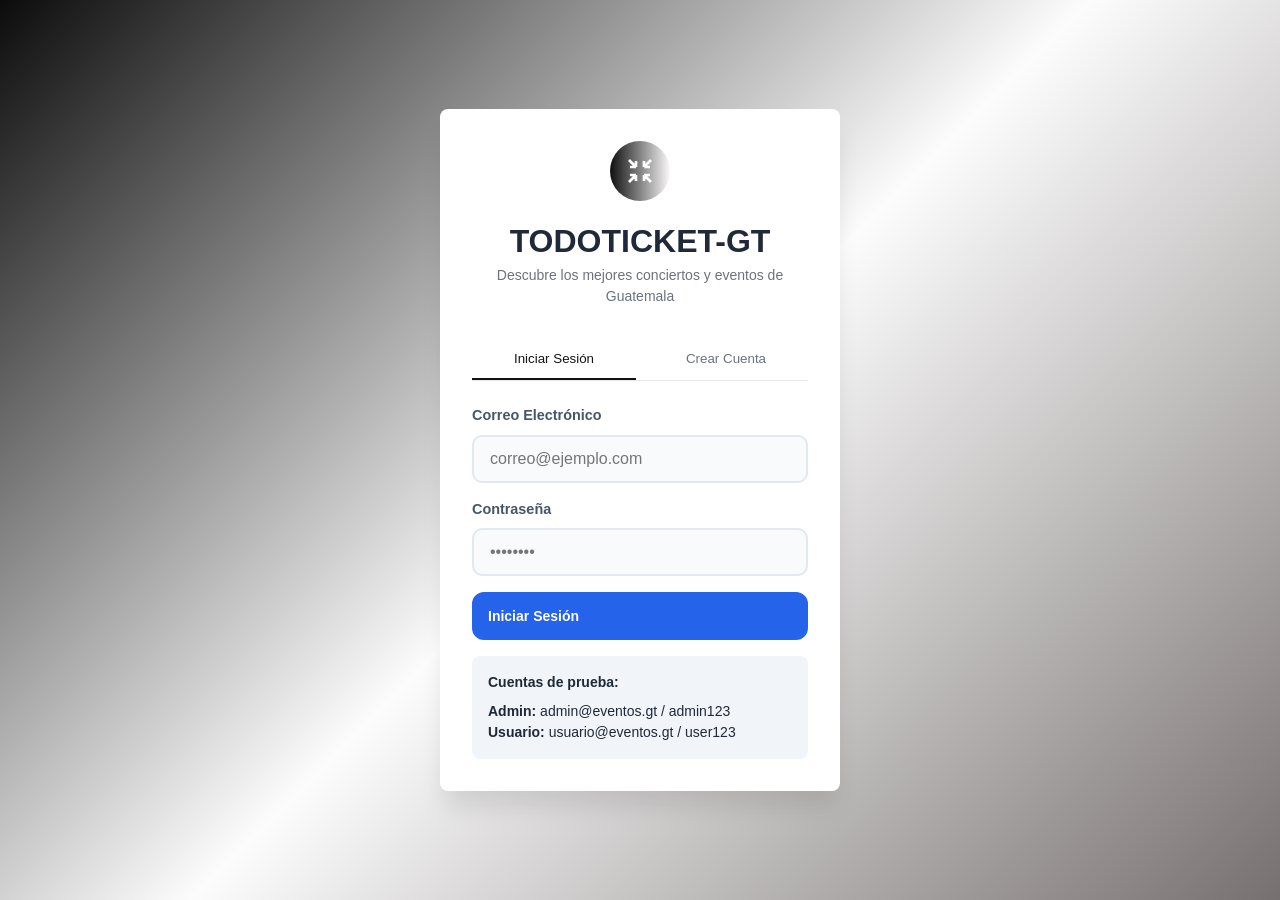
<file: index.html>
<!DOCTYPE html>
<html lang="es">
<head>
  <meta charset="UTF-8">
  <meta name="viewport" content="width=device-width, initial-scale=1.0">
  <title>Login - TODOTICKET-GT</title>
  <link rel="stylesheet" href="styles.css">
</head>
<body>
  <div class="login-page">
    <div class="login-card">
      <div class="login-header">
        <div class="login-icon">
          <svg width="32" height="32" viewBox="0 0 24 24" fill="none" stroke="currentColor" stroke-width="2" style="color: white;">
            <path d="M9 9V4.5M9 9H4.5M9 9L3.75 3.75M9 15v4.5M9 15H4.5M9 15l-5.25 5.25M15 9h4.5M15 9V4.5M15 9l5.25-5.25M15 15h4.5M15 15v4.5m0-4.5l5.25 5.25"/>
          </svg>
        </div>
        <h1>TODOTICKET-GT</h1>
        <p style="color: #6b7280; font-size: 0.875rem;">Descubre los mejores conciertos y eventos de Guatemala</p>
      </div>

      <div class="login-tabs">
        <button class="tab active" onclick="switchTab('login')">Iniciar Sesión</button>
        <button class="tab" onclick="switchTab('register')">Crear Cuenta</button>
      </div>

      <!-- Login Form -->
      <form id="loginForm" onsubmit="handleLogin(event)">
        <div class="form-group">
          <label for="loginEmail">Correo Electrónico</label>
          <input type="email" id="loginEmail" class="input" placeholder="correo@ejemplo.com" required>
        </div>
        <div class="form-group">
          <label for="loginPassword">Contraseña</label>
          <input type="password" id="loginPassword" class="input" placeholder="••••••••" required>
        </div>
        <button type="submit" class="btn btn-primary btn-full">Iniciar Sesión</button>
        
        <div class="info-box">
          <p style="font-weight: 600; margin-bottom: 0.5rem;">Cuentas de prueba:</p>
          <p><strong>Admin:</strong> admin@eventos.gt / admin123</p>
          <p><strong>Usuario:</strong> usuario@eventos.gt / user123</p>
        </div>
      </form>

      <!-- Register Form -->
      <form id="registerForm" class="hidden" onsubmit="handleRegister(event)">
        <div class="form-group">
          <label for="registerName">Nombre Completo</label>
          <input type="text" id="registerName" class="input" placeholder="Juan Pérez" required>
        </div>
        <div class="form-group">
          <label for="registerEmail">Correo Electrónico</label>
          <input type="email" id="registerEmail" class="input" placeholder="correo@ejemplo.com" required>
        </div>
        <div class="form-group">
          <label for="registerPassword">Contraseña</label>
          <input type="password" id="registerPassword" class="input" placeholder="••••••••" required>
        </div>
        <button type="submit" class="btn btn-primary btn-full">Crear Cuenta</button>
      </form>
    </div>
  </div>

  <script src="auth.js"></script>
</body>
</html>
</file>
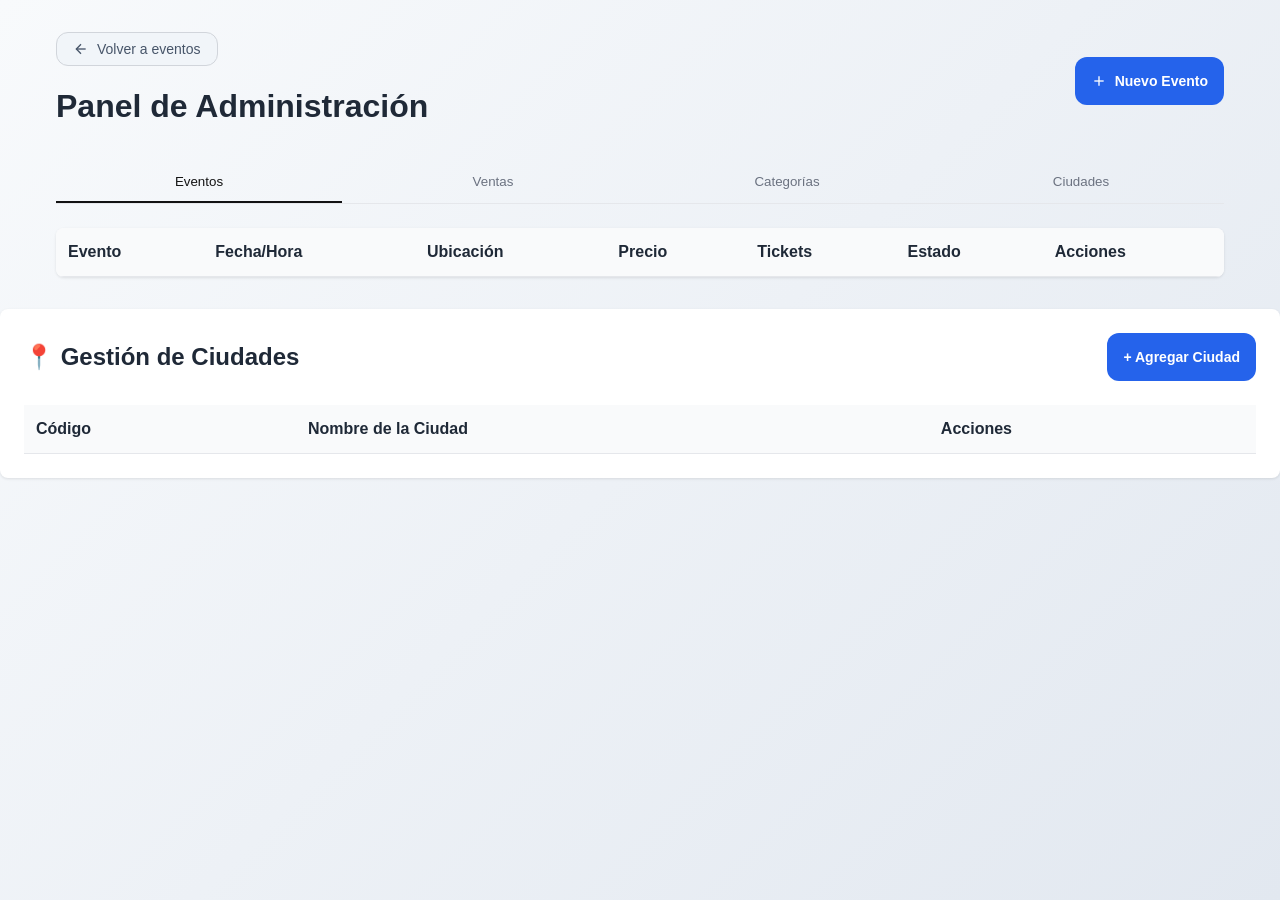
<file: admin.html>
<!DOCTYPE html>
<html lang="es">
<head>
  <meta charset="UTF-8">
  <meta name="viewport" content="width=device-width, initial-scale=1.0">
  <title>Panel Admin - TODOTICKET-GT</title>
  <link rel="stylesheet" href="styles.css">
</head>
<body class="admin-page">
  <div class="container">
    <div class="admin-header">
      <div>
        <button class="btn btn-secondary" onclick="window.location.href='events.html'" style="margin-bottom: 1rem;">
          <svg width="16" height="16" viewBox="0 0 24 24" fill="none" stroke="currentColor" stroke-width="2">
            <line x1="19" y1="12" x2="5" y2="12"/>
            <polyline points="12 19 5 12 12 5"/>
          </svg>
          Volver a eventos
        </button>
        <h1>Panel de Administración</h1>
      </div>
      <button class="btn btn-primary" onclick="openAddModal()">
        <svg width="16" height="16" viewBox="0 0 24 24" fill="none" stroke="currentColor" stroke-width="2">
          <line x1="12" y1="5" x2="12" y2="19"/>
          <line x1="5" y1="12" x2="19" y2="12"/>
        </svg>
        Nuevo Evento
      </button>
    </div>

    <div class="tabs">
      <button class="tab active" onclick="switchTab('events')">Eventos</button>
      <button class="tab" onclick="switchTab('sales')">Ventas</button>
      <button class="tab" onclick="switchTab('categories')">Categorías</button>
      <button class="tab" onclick="switchTab('cities')">Ciudades</button>
    </div>

    <div id="eventsTab" class="tab-content active">
      <div class="card">
        <div style="overflow-x: auto;">
          <table class="table">
            <thead>
              <tr>
                <th>Evento</th>
                <th>Fecha/Hora</th>
                <th>Ubicación</th>
                <th>Precio</th>
                <th>Tickets</th>
                <th>Estado</th>
                <th>Acciones</th>
              </tr>
            </thead>
            <tbody id="eventsTableBody"></tbody>
          </table>
        </div>
      </div>
    </div>

    <div id="salesTab" class="tab-content">
      <div class="card">
        <div style="padding: 1.5rem; border-bottom: 1px solid #e5e7eb; display: flex; justify-content: space-between; align-items: center;">
          <h3 style="font-size: 1.25rem; font-weight: 600;">Reporte de Ventas</h3>
          <div id="totalSales" style="font-weight: 700; color: #121213; font-size: 1.25rem;"></div>
        </div>
        <div style="overflow-x: auto;">
          <table class="table">
            <thead>
              <tr>
                <th>ID Venta</th>
                <th>Evento</th>
                <th>Cliente</th>
                <th>Cant.</th>
                <th>Total</th>
                <th>Fecha</th>
              </tr>
            </thead>
            <tbody id="salesTableBody"></tbody>
          </table>
        </div>
      </div>
    </div>

    <div id="categoriesTab" class="tab-content">
      <div class="card">
        <div style="padding: 1.5rem;">
          <div style="display: flex; justify-content: space-between; align-items: center; margin-bottom: 1rem;">
            <h3 style="font-size: 1.25rem; font-weight: 600;">Gestión de Categorías</h3>
            <button class="btn btn-primary" onclick="addCategoryPrompt()">+ Nueva Categoría</button>
          </div>
          <table class="table">
            <thead><tr><th>Nombre</th><th>Acciones</th></tr></thead>
            <tbody id="categoriesTableBody"></tbody>
          </table>
        </div>
      </div>
    </div>

    <div id="citiesTab" class="tab-content">
      <div class="card">
        <div style="padding: 1.5rem;">
          <div style="display: flex; justify-content: space-between; align-items: center; margin-bottom: 1rem;">
            <h3 style="font-size: 1.25rem; font-weight: 600;">Gestión de Ciudades</h3>
            <button class="btn btn-primary" onclick="addCityPrompt()">+ Nueva Ciudad</button>
          </div>
          <table class="table">
            <thead><tr><th>Nombre de Ciudad</th><th>Acciones</th></tr></thead>
            <tbody id="citiesTableBody"></tbody>
          </table>
        </div>
      </div>
    </div>
  </div>

  <div id="addModal" class="modal">
    <div class="modal-content">
      <h2>Nuevo Evento</h2>
      <form id="addEventForm" onsubmit="handleAddEvent(event)">
        <div class="form-group"><label>Nombre</label><input type="text" id="addName" class="input" required></div>
        <div class="form-group"><label>Descripción</label><textarea id="addDescription" class="input" rows="2" required></textarea></div>
        <div class="form-grid">
          <div class="form-group"><label>Fecha</label><input type="date" id="addDate" class="input" required></div>
          <div class="form-group"><label>Hora</label><input type="time" id="addTime" class="input" required></div>
        </div>
        <div class="form-grid">
          <div class="form-group"><label>Ciudad</label><select id="addCity" class="select" required></select></div>
          <div class="form-group"><label>Categoría</label><select id="addCategory" class="select" required></select></div>
        </div>
        <div class="form-grid">
          <div class="form-group"><label>Precio (Q)</label><input type="number" id="addPrice" class="input" step="0.01" required></div>
          <div class="form-group"><label>Tickets</label><input type="number" id="addTickets" class="input" required></div>
        </div>
        <div class="form-group"><label>URL Imagen</label><input type="url" id="addImageUrl" class="input" required></div>
        <div style="display: flex; gap: 1rem;">
          <button type="submit" class="btn btn-primary" style="flex: 1;">Crear</button>
          <button type="button" class="btn btn-secondary" onclick="closeAddModal()" style="flex: 1;">Cancelar</button>
        </div>
      </form>
    </div>
  </div>

  <div id="editModal" class="modal">
    <div class="modal-content">
      <h2>Editar Evento</h2>
      <form id="editEventForm" onsubmit="handleUpdateEvent(event)">
        <div class="form-group"><label>Nombre</label><input type="text" id="editName" class="input" required></div>
        <div class="form-group"><label>Descripción</label><textarea id="editDescription" class="input" rows="2" required></textarea></div>
        <div class="form-grid">
          <div class="form-group"><label>Fecha</label><input type="date" id="editDate" class="input" required></div>
          <div class="form-group"><label>Hora</label><input type="time" id="editTime" class="input" required></div>
        </div>
        <div class="form-grid">
          <div class="form-group"><label>Ciudad</label><select id="editCity" class="select" required></select></div>
          <div class="form-group"><label>Categoría</label><select id="editCategory" class="select" required></select></div>
        </div>
        <div class="form-grid">
          <div class="form-group"><label>Precio (Q)</label><input type="number" id="editPrice" class="input" step="0.01" required></div>
          <div class="form-group"><label>Tickets</label><input type="number" id="editTickets" class="input" required></div>
        </div>
        <div class="form-group"><label>URL Imagen</label><input type="url" id="editImageUrl" class="input" required></div>
        <div style="display: flex; gap: 1rem;">
          <button type="submit" class="btn btn-primary" style="flex: 1;">Guardar</button>
          <button type="button" class="btn btn-secondary" onclick="closeEditModal()" style="flex: 1;">Cancelar</button>
        </div>
      </form>
    </div>
  </div>

  <script src="admin.js"></script>

  <section class="card" style="margin-top: 2rem; padding: 1.5rem;">
    <div style="display: flex; justify-content: space-between; align-items: center; margin-bottom: 1.5rem;">
        <h2>📍 Gestión de Ciudades</h2>
        <button class="btn btn-primary" onclick="openCityModal()">+ Agregar Ciudad</button>
    </div>
    
    <table class="table">
        <thead>
            <tr>
                <th>Código</th>
                <th>Nombre de la Ciudad</th>
                <th>Acciones</th>
            </tr>
        </thead>
        <tbody id="cityTableBody">
            </tbody>
    </table>
</section>

<div id="cityModal" class="modal">
    <div class="modal-content">
        <h3 id="cityModalTitle">Agregar Ciudad</h3>
        <form id="cityForm" onsubmit="handleCitySubmit(event)">
            <input type="hidden" id="editingCityId">
            <div class="form-group">
                <label>Código (ej: GUA-01)</label>
                <input type="text" id="cityCode" class="input" required>
            </div>
            <div class="form-group">
                <label>Nombre de la Ciudad</label>
                <input type="text" id="cityName" class="input" required>
            </div>
            <div style="display: flex; gap: 1rem; margin-top: 1rem;">
                <button type="submit" class="btn btn-primary" style="flex: 1;">Guardar</button>
                <button type="button" class="btn btn-secondary" onclick="closeCityModal()" style="flex: 1;">Cancelar</button>
            </div>
        </form>
    </div>
</div>
</body>
</html>
</file>
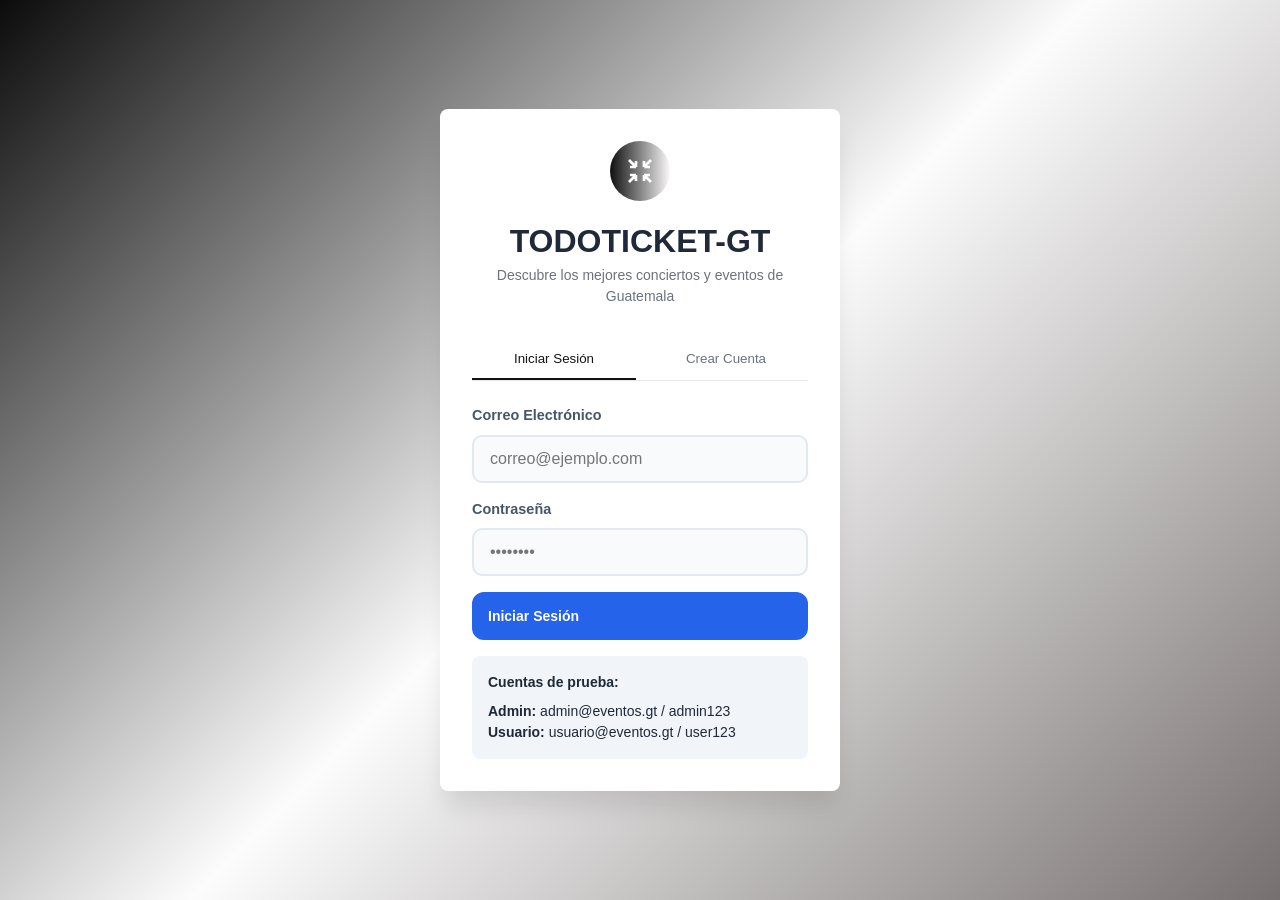
<file: cart.html>
<!DOCTYPE html>
<html lang="es">
<head>
  <meta charset="UTF-8">
  <meta name="viewport" content="width=device-width, initial-scale=1.0">
  <title>Carrito - TODOTICKET-GT</title>
  <link rel="stylesheet" href="styles.css">
  
</head>
<body class="cart-page">
  <div class="container">
    <button class="btn btn-secondary" onclick="window.location.href='events.html'" style="margin-bottom: 1.5rem;">
      <svg width="16" height="16" viewBox="0 0 24 24" fill="none" stroke="currentColor" stroke-width="2">
        <line x1="19" y1="12" x2="5" y2="12"/><polyline points="12 19 5 12 12 5"/>
      </svg>
      Volver a eventos
    </button>

    <div class="card">
      <div style="padding: 1.5rem; border-bottom: 1px solid #e5e7eb;">
        <h2 style="font-size: 1.5rem; font-weight: 700;">Tu Carrito</h2>
        <p id="itemCount" style="color: #6b7280; font-size: 0.875rem;"></p>
      </div>
      
      <div id="cartItems" style="padding: 1.5rem;"></div>

      <div id="emptyCart" class="hidden" style="padding: 4rem 2rem; text-align: center;">
        <p style="color: #6b7280; margin-bottom: 1.5rem;">Tu carrito está vacío</p>
        <button class="btn btn-primary" onclick="window.location.href='events.html'">Explorar Eventos</button>
      </div>

      <div id="cartSummary" class="cart-summary hidden">
        <div style="display: flex; justify-content: space-between; margin-bottom: 1rem;">
          <span style="color: #6b7280;">Subtotal</span>
          <span id="subtotal" style="font-weight: 600;">Q0.00</span>
        </div>
        <div style="display: flex; justify-content: space-between; margin-bottom: 1.5rem; font-size: 1.25rem; font-weight: 700;">
          <span>Total</span>
          <span id="total" style="color: #141414;">Q0.00</span>
        </div>
        <button class="btn btn-primary btn-full" onclick="openPaymentModal()">Finalizar Compra</button>
      </div>
    </div>
  </div>

  <div id="paymentModal" class="payment-modal">
    <div class="payment-card">
      <div id="paymentLoading" class="loading-overlay">
        <div class="spinner"></div>
        <p style="margin-top: 1rem; font-weight: 600; color: #4b5563;">Procesando pago...</p>
      </div>

      <h2 style="margin-bottom: 1.5rem; text-align: center;">Información de Pago</h2>
      
      <div class="credit-card-visual">
        <div style="font-size: 0.75rem; opacity: 0.8; margin-bottom: 0.5rem;">Número de Tarjeta</div>
        <div id="cardNumDisplay" style="font-size: 1.25rem; letter-spacing: 2px; margin-bottom: 1rem;">**** **** **** ****</div>
        <div style="display: flex; justify-content: space-between;">
          <div>
            <div style="font-size: 0.6rem; opacity: 0.8;">Titular</div>
            <div id="cardNameDisplay" style="font-size: 0.9rem; text-transform: uppercase;">NOMBRE COMPLETO</div>
          </div>
          <div>
            <div style="font-size: 0.6rem; opacity: 0.8;">Expira</div>
            <div id="cardExpDisplay" style="font-size: 0.9rem;">MM/AA</div>
          </div>
        </div>
      </div>

      <form id="paymentForm" onsubmit="processPayment(event)">
        <div class="form-group" style="margin-bottom: 1rem;">
          <label>Nombre en la Tarjeta</label>
          <input type="text" id="cardName" class="input" placeholder="Juan Perez" required oninput="updateCardVisual()">
        </div>
        <div class="form-group" style="margin-bottom: 1rem;">
          <label>Número de Tarjeta</label>
          <input type="text" id="cardNum" class="input" maxlength="12" placeholder="1234 5678 12" required oninput="updateCardVisual()">
        </div>
        <div class="form-row">
          <div class="form-group"><label>Expiración</label><input type="text" id="cardExp" class="input" placeholder="MM/AA" maxlength="5" required oninput="updateCardVisual()"></div>
          <div class="form-group"><label>CVV</label><input type="password" id="cardCvv" class="input" maxlength="3" placeholder="123" required></div>
        </div>

        <hr style="margin: 1.5rem 0; border: 0; border-top: 1px solid #e5e7eb;">
        <h3 style="font-size: 1rem; margin-bottom: 1rem;">Dirección de Facturación</h3>
        
        <div class="form-group" style="margin-bottom: 1rem;"><label>Dirección</label><input type="text" id="address" class="input" required></div>
        <div class="form-row">
          <div class="form-group"><label>Ciudad</label><input type="text" id="payCity" class="input" required></div>
          <div class="form-group"><label>Departamento</label><input type="text" id="payDept" class="input" required></div>
        </div>
        <div class="form-group" style="margin-bottom: 1.5rem;"><label>Código Postal</label><input type="text" id="zip" class="input" required></div>

        <div style="display: flex; gap: 1rem;">
          <button type="submit" class="btn btn-primary" style="flex: 2;">Pagar Ahora</button>
          <button type="button" class="btn btn-secondary" onclick="closePaymentModal()" style="flex: 1;">Cancelar</button>
        </div>
      </form>
    </div>
  </div>

  <script src="cart.js"></script>
</body>
</html>
</file>
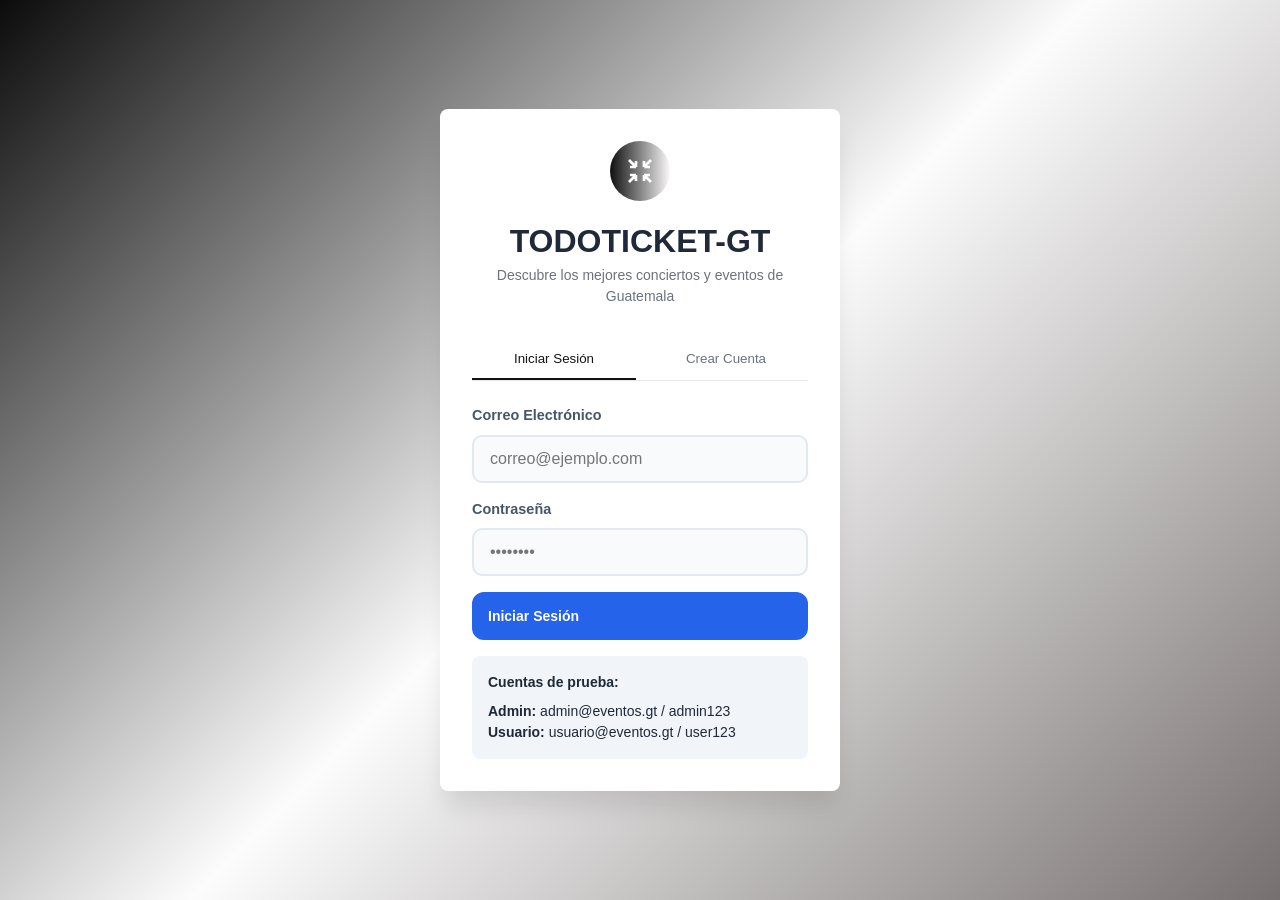
<file: event-detail.html>
<!DOCTYPE html>
<html lang="es">
<head>
  <meta charset="UTF-8">
  <meta name="viewport" content="width=device-width, initial-scale=1.0">
  <title>Detalle del Evento - TODOTICKET-GT</title>
  <link rel="stylesheet" href="styles.css">
</head>
<body class="detail-page">
  <div class="container">
    <button class="btn btn-secondary" onclick="window.location.href='events.html'" style="margin-bottom: 1.5rem;">
      <svg width="16" height="16" viewBox="0 0 24 24" fill="none" stroke="currentColor" stroke-width="2">
        <line x1="19" y1="12" x2="5" y2="12"/>
        <polyline points="12 19 5 12 12 5"/>
      </svg>
      Volver a eventos
    </button>

    <div id="eventDetail"></div>
  </div>

  <script src="event-detail.js"></script>
</body>
</html>
</file>
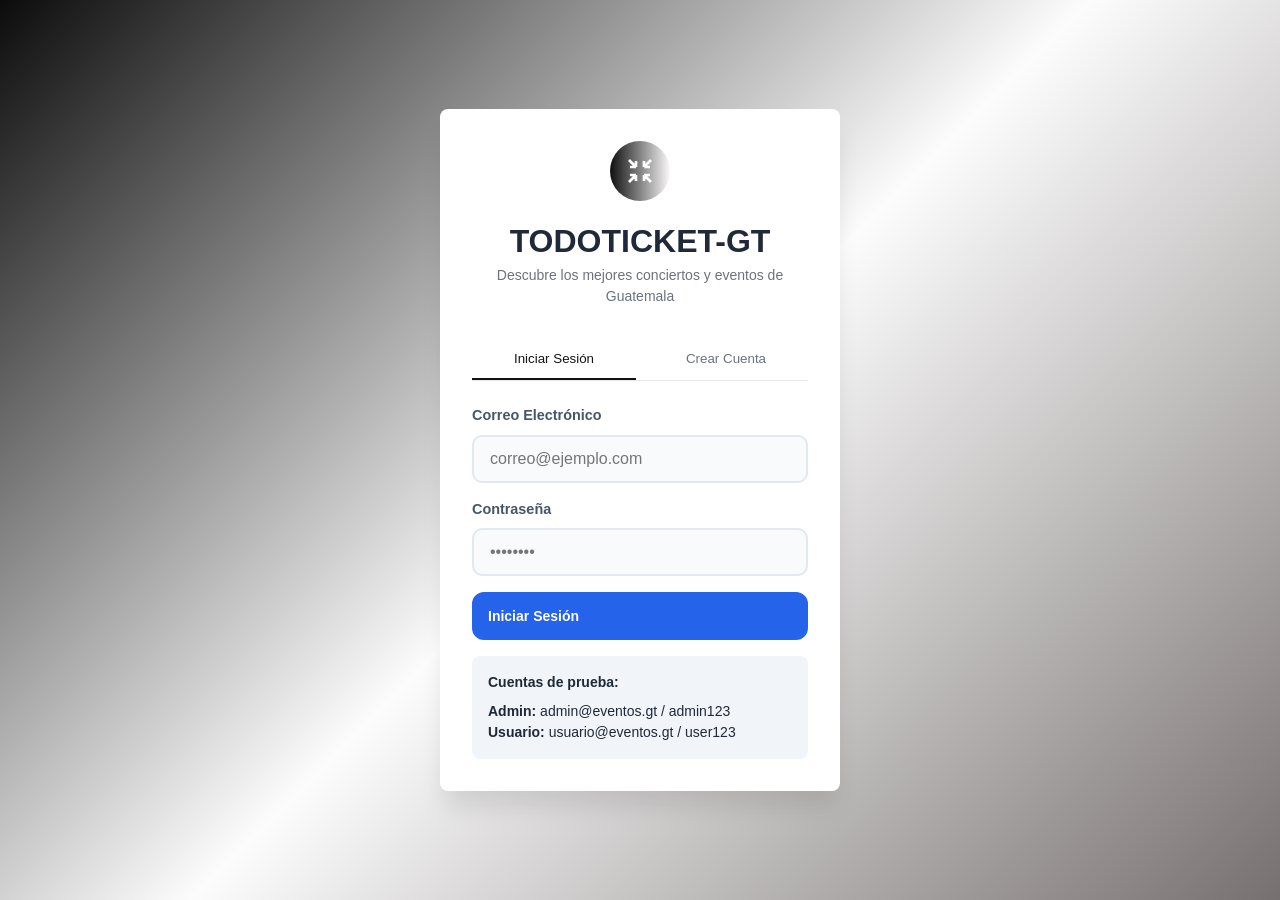
<file: events.html>
<!DOCTYPE html>
<html lang="es">
<head>
  <meta charset="UTF-8">
  <meta name="viewport" content="width=device-width, initial-scale=1.0">
  <title>Eventos - TODOTICKET-GT</title>
  <link rel="stylesheet" href="styles.css">
</head>
<body class="events-page">
  <!-- Header -->
  <header class="header">
    <div class="container header-content">
      <div class="logo">
        <div class="logo-icon">
          <svg width="24" height="24" viewBox="0 0 24 24" fill="none" stroke="currentColor" stroke-width="2">
            <rect x="2" y="3" width="20" height="14" rx="2" ry="2"/>
            <line x1="8" y1="21" x2="16" y2="21"/>
            <line x1="12" y1="17" x2="12" y2="21"/>
          </svg>
        </div>
        <h1>Eventos Guatemala</h1>
      </div>
      <div class="header-actions">
        <div class="user-info">
          <svg width="16" height="16" viewBox="0 0 24 24" fill="none" stroke="currentColor" stroke-width="2">
            <path d="M20 21v-2a4 4 0 0 0-4-4H8a4 4 0 0 0-4 4v2"/>
            <circle cx="12" cy="7" r="4"/>
          </svg>
          <span id="userName"></span>
          <span id="userBadge"></span>
        </div>
        <button id="adminBtn" class="btn btn-secondary hidden" onclick="window.location.href='admin.html'">
          Panel Admin
        </button>
        <button class="btn btn-secondary" onclick="window.location.href='cart.html'">
          <svg width="16" height="16" viewBox="0 0 24 24" fill="none" stroke="currentColor" stroke-width="2">
            <circle cx="9" cy="21" r="1"/>
            <circle cx="20" cy="21" r="1"/>
            <path d="M1 1h4l2.68 13.39a2 2 0 0 0 2 1.61h9.72a2 2 0 0 0 2-1.61L23 6H6"/>
          </svg>
          Carrito (<span id="cartCount">0</span>)
        </button>
        <button class="btn btn-secondary" onclick="handleLogout()">
          <svg width="16" height="16" viewBox="0 0 24 24" fill="none" stroke="currentColor" stroke-width="2">
            <path d="M9 21H5a2 2 0 0 1-2-2V5a2 2 0 0 1 2-2h4"/>
            <polyline points="16 17 21 12 16 7"/>
            <line x1="21" y1="12" x2="9" y2="12"/>
          </svg>
          Salir
        </button>
      </div>
    </div>
  </header>

  <!-- Filters -->
  <div class="filters">
    <div class="container">
      <div class="filters-grid">
        <div class="search-input">
          <svg class="search-icon" width="16" height="16" viewBox="0 0 24 24" fill="none" stroke="currentColor" stroke-width="2">
            <circle cx="11" cy="11" r="8"/>
            <path d="m21 21-4.35-4.35"/>
          </svg>
          <input type="text" id="searchInput" class="input" placeholder="Buscar eventos..." oninput="filterEvents()">
        </div>
        <select id="cityFilter" class="select" onchange="filterEvents()">
          <option value="Todas">Todas las ciudades</option>
        </select>
        <select id="categoryFilter" class="select" onchange="filterEvents()">
          <option value="Todas">Todas las categorías</option>
        </select>
      </div>
    </div>
  </div>

  <!-- Events Grid -->
  <div class="container">
    <p id="eventCount" style="margin: 1rem 0; color: #6b7280; font-size: 0.875rem;"></p>
    <div id="eventsGrid" class="events-grid"></div>
    <div id="noEvents" class="empty-state hidden">
      <p style="color: #6b7280;">No se encontraron eventos con los filtros seleccionados</p>
    </div>
  </div>

  <script src="events.js"></script>
</body>
</html>
</file>
<file: styles.css>
* {
  margin: 0;
  padding: 0;
  box-sizing: border-box;
}

body {
  font-family: -apple-system, BlinkMacSystemFont, 'Segoe UI', 'Roboto', 'Oxygen', 'Ubuntu', 'Cantarell', 'Fira Sans', 'Droid Sans', 'Helvetica Neue', sans-serif;
  -webkit-font-smoothing: antialiased;
  -moz-osx-font-smoothing: grayscale;
  line-height: 1.5;
  color: #1f2937;
}

/* Utility Classes */
.container {
  max-width: 1200px;
  margin: 0 auto;
  padding: 0 1rem;
}

.btn {
  padding: 0.5rem 1rem;
  border: none;
  border-radius: 0.375rem;
  font-size: 0.875rem;
  font-weight: 500;
  cursor: pointer;
  transition: all 0.2s;
  display: inline-flex;
  align-items: center;
  gap: 0.5rem;
}

.btn-primary {
  background: linear-gradient(to right, #0f0f0f, #6d5f65);
  color: white;
}

.btn-primary:hover {
  opacity: 0.9;
  transform: translateY(-1px);
}

.btn-secondary {
  background: white;
  color: #55595e;
  border: 1px solid #d1d5db;
}

.btn-secondary:hover {
  background: #f9fafb;
}

.btn-danger {
  background: #0f0f0f;
  color: white;
}

.btn-danger:hover {
  background: #0f0f0f;
}

.btn-full {
  width: 100%;
}

.input {
  width: 100%;
  padding: 0.5rem 0.75rem;
  border: 1px solid #d1d5db;
  border-radius: 0.375rem;
  font-size: 0.875rem;
}

.input:focus {
  outline: none;
  border-color: #0f0f0f;
  box-shadow: 0 0 0 3px rgba(147, 51, 234, 0.1);
}

.select {
  width: 100%;
  padding: 0.5rem 0.75rem;
  border: 1px solid #d1d5db;
  border-radius: 0.375rem;
  font-size: 0.875rem;
  background: white;
  cursor: pointer;
}

.textarea {
  width: 100%;
  padding: 0.5rem 0.75rem;
  border: 1px solid #d1d5db;
  border-radius: 0.375rem;
  font-size: 0.875rem;
  font-family: inherit;
  resize: vertical;
}

.card {
  background: white;
  border-radius: 0.5rem;
  box-shadow: 0 1px 3px 0 rgba(0, 0, 0, 0.1);
  overflow: hidden;
}

.badge {
  display: inline-block;
  padding: 0.25rem 0.75rem;
  border-radius: 9999px;
  font-size: 0.75rem;
  font-weight: 600;
}

.badge-purple {
  background: #0f0f0f;
  color: white;
}

.badge-red {
  background: #0f0f0f;
  color: white;
}

.badge-secondary {
  background: #e5e7eb;
  color: #4b5563;
}

.hidden {
  display: none !important;
}

/* Login Page */
.login-page {
  min-height: 100vh;
  display: flex;
  align-items: center;
  justify-content: center;
  background: linear-gradient(135deg, #0c0c0c 0%, #fcfcfc 50%, #777070 100%);
  padding: 1rem;
}

.login-card {
  background: white;
  border-radius: 0.5rem;
  padding: 2rem;
  width: 100%;
  max-width: 400px;
  box-shadow: 0 20px 25px -5px rgba(0, 0, 0, 0.1);
}

.login-header {
  text-align: center;
  margin-bottom: 2rem;
}

.login-icon {
  width: 60px;
  height: 60px;
  background: linear-gradient(to right, #0f0f0f, #faf8f9);
  border-radius: 50%;
  display: flex;
  align-items: center;
  justify-content: center;
  margin: 0 auto 1rem;
}

.login-tabs {
  display: flex;
  gap: 0.5rem;
  margin-bottom: 1.5rem;
  border-bottom: 1px solid #e5e7eb;
}

.tab {
  flex: 1;
  padding: 0.75rem;
  background: none;
  border: none;
  border-bottom: 2px solid transparent;
  cursor: pointer;
  font-weight: 500;
  color: #6b7280;
}

.tab.active {
  color: #141414;
  border-bottom-color: #121213;
}

.form-group {
  margin-bottom: 1rem;
}

.form-group label {
  display: block;
  margin-bottom: 0.5rem;
  font-size: 0.875rem;
  font-weight: 500;
}

.info-box {
  background: #f1f5f9;
  border-radius: 0.5rem;
  padding: 1rem;
  margin-top: 1rem;
  font-size: 0.875rem;
}

/* Events Page */
.events-page {
  min-height: 100vh;
  background: linear-gradient(135deg, #f8fafc 0%, #e2e8f0 100%);
}

.header {
  background: white;
  box-shadow: 0 1px 3px 0 rgba(0, 0, 0, 0.1);
  padding: 1rem 0;
  position: sticky;
  top: 0;
  z-index: 100;
}

.header-content {
  display: flex;
  align-items: center;
  justify-content: space-between;
}

.logo {
  display: flex;
  align-items: center;
  gap: 0.5rem;
}

.logo-icon {
  width: 40px;
  height: 40px;
  background: linear-gradient(to right, #161616, #faf8f9);
  border-radius: 0.5rem;
  display: flex;
  align-items: center;
  justify-content: center;
  color: white;
}

.header-actions {
  display: flex;
  align-items: center;
  gap: 1rem;
}

.user-info {
  display: flex;
  align-items: center;
  gap: 0.5rem;
  font-size: 0.875rem;
}

.filters {
  background: white;
  border-bottom: 1px solid #e5e7eb;
  padding: 1.5rem 0;
}

.filters-grid {
  display: grid;
  grid-template-columns: repeat(auto-fit, minmax(250px, 1fr));
  gap: 1rem;
}

.search-input {
  position: relative;
}

.search-input input {
  padding-left: 2.5rem;
}

.search-icon {
  position: absolute;
  left: 0.75rem;
  top: 50%;
  transform: translateY(-50%);
  color: #9ca3af;
}

.events-grid {
  display: grid;
  grid-template-columns: repeat(auto-fill, minmax(300px, 1fr));
  gap: 1.5rem;
  padding: 2rem 0;
}

.event-card {
  transition: transform 0.2s, box-shadow 0.2s;
}

.event-card:hover {
  transform: translateY(-4px);
  box-shadow: 0 10px 15px -3px rgba(0, 0, 0, 0.1);
}

.event-image {
  width: 100%;
  height: 200px;
  object-fit: cover;
  position: relative;
}

.event-content {
  padding: 1rem;
}

.event-title {
  font-size: 1.25rem;
  font-weight: 600;
  margin-bottom: 0.5rem;
}

.event-description {
  color: #6b7280;
  font-size: 0.875rem;
  margin-bottom: 1rem;
  display: -webkit-box;
  -webkit-line-clamp: 2;
  -webkit-box-orient: vertical;
  overflow: hidden;
}

.event-details {
  display: flex;
  flex-direction: column;
  gap: 0.5rem;
  margin-bottom: 1rem;
  font-size: 0.875rem;
  color: #6b7280;
}

.event-detail-item {
  display: flex;
  align-items: center;
  gap: 0.5rem;
}

.event-price {
  font-size: 1.5rem;
  font-weight: 700;
  color: #0f0f0f;
  margin-bottom: 1rem;
}

.event-footer {
  padding: 0 1rem 1rem;
}

.image-badges {
  position: relative;
}

.badge-overlay {
  position: absolute;
  top: 0.5rem;
}

.badge-left {
  left: 0.5rem;
}

.badge-right {
  right: 0.5rem;
}

/* Event Detail Page */
.detail-page {
  min-height: 100vh;
  background: linear-gradient(135deg, #f8fafc 0%, #e2e8f0 100%);
  padding: 2rem 0;
}

.detail-grid {
  display: grid;
  grid-template-columns: repeat(auto-fit, minmax(400px, 1fr));
  gap: 2rem;
  margin-top: 1.5rem;
}

.detail-image {
  width: 100%;
  height: 400px;
  object-fit: cover;
  border-radius: 0.5rem;
  box-shadow: 0 10px 15px -3px rgba(0, 0, 0, 0.1);
}

.detail-info {
  display: flex;
  flex-direction: column;
  gap: 1.5rem;
}

.detail-info h1 {
  font-size: 2.25rem;
  font-weight: 700;
  margin-top: 0.5rem;
}

.detail-info p {
  font-size: 1.125rem;
  color: #6b7280;
}

.detail-list {
  display: flex;
  flex-direction: column;
  gap: 0.75rem;
}

.detail-list-item {
  display: flex;
  align-items: center;
  gap: 0.75rem;
  font-size: 1.125rem;
}

.detail-pricing {
  border-top: 1px solid #e5e7eb;
  padding-top: 1.5rem;
}

.price-large {
  font-size: 2rem;
  font-weight: 700;
  color: #080808;
  margin-bottom: 1.5rem;
}

.price-small {
  font-size: 1.125rem;
  color: #757983;
}

.quantity-group {
  margin-bottom: 1rem;
}

.button-group {
  display: flex;
  gap: 1rem;
  margin-bottom: 1rem;
}

.total-price {
  font-size: 1.125rem;
  font-weight: 600;
}

/* Cart Page */
.cart-page {
  min-height: 100vh;
  background: linear-gradient(135deg, #f8fafc 0%, #e2e8f0 100%);
  padding: 2rem 0;
}

.cart-item {
  display: flex;
  align-items: center;
  gap: 1rem;
  border-bottom: 1px solid #e5e7eb;
  padding-bottom: 1rem;
  margin-bottom: 1rem;
}

.cart-item-image {
  width: 100px;
  height: 100px;
  object-fit: cover;
  border-radius: 0.375rem;
}

.cart-item-info {
  flex: 1;
}

.cart-item-title {
  font-size: 1.125rem;
  font-weight: 600;
  margin-bottom: 0.25rem;
}

.cart-item-price {
  color: #121213;
  font-weight: 600;
}

.cart-item-actions {
  display: flex;
  align-items: center;
  gap: 1rem;
}

.quantity-controls {
  display: flex;
  align-items: center;
  gap: 0.5rem;
}

.quantity-btn {
  width: 32px;
  height: 32px;
  border: 1px solid #d1d5db;
  background: white;
  border-radius: 0.375rem;
  cursor: pointer;
  font-size: 1.125rem;
}

.quantity-btn:hover {
  background: #f9fafb;
}

.quantity-input {
  width: 60px;
  text-align: center;
}

.cart-total {
  border-top: 1px solid #e5e7eb;
  padding-top: 1.5rem;
  margin-top: 1.5rem;
}

.total-row {
  display: flex;
  justify-content: space-between;
  align-items: center;
  margin-bottom: 1.5rem;
}

.total-label {
  font-size: 1.5rem;
  font-weight: 700;
}

.total-amount {
  font-size: 2rem;
  font-weight: 700;
  color: #0a0a0a;
}

.empty-state {
  text-align: center;
  padding: 3rem 0;
}

.empty-icon {
  width: 64px;
  height: 64px;
  margin: 0 auto 1rem;
  color: #d1d5db;
}

/* Admin Page */
.admin-page {
  min-height: 100vh;
  background: linear-gradient(135deg, #f8fafc 0%, #e2e8f0 100%);
  padding: 2rem 0;
}

.admin-header {
  display: flex;
  justify-content: space-between;
  align-items: center;
  margin-bottom: 2rem;
}

.tabs {
  display: flex;
  gap: 0.5rem;
  margin-bottom: 1.5rem;
  border-bottom: 1px solid #e5e7eb;
}

.tab-content {
  display: none;
}

.tab-content.active {
  display: block;
}

.table {
  width: 100%;
  border-collapse: collapse;
}

.table th,
.table td {
  padding: 0.75rem;
  text-align: left;
  border-bottom: 1px solid #e5e7eb;
}

.table th {
  font-weight: 600;
  background: #f9fafb;
}

.table-actions {
  display: flex;
  gap: 0.5rem;
}

.modal {
  display: none;
  position: fixed;
  top: 0;
  left: 0;
  width: 100%;
  height: 100%;
  background: rgba(0, 0, 0, 0.5);
  z-index: 1000;
  align-items: center;
  justify-content: center;
}

.modal.active {
  display: flex;
}

.modal-content {
  background: white;
  border-radius: 0.5rem;
  padding: 2rem;
  max-width: 600px;
  width: 90%;
  max-height: 90vh;
  overflow-y: auto;
}

.modal-header {
  margin-bottom: 1.5rem;
}

.modal-title {
  font-size: 1.5rem;
  font-weight: 700;
}

.form-grid {
  display: grid;
  grid-template-columns: repeat(auto-fit, minmax(200px, 1fr));
  gap: 1rem;
}

.switch {
  display: flex;
  align-items: center;
  gap: 0.5rem;
}

.switch-input {
  width: 44px;
  height: 24px;
  background: #d1d5db;
  border-radius: 9999px;
  position: relative;
  cursor: pointer;
  transition: background 0.2s;
}

.switch-input.active {
  background: #0d0d0e;
}

.switch-input::after {
  content: '';
  position: absolute;
  top: 2px;
  left: 2px;
  width: 20px;
  height: 20px;
  background: white;
  border-radius: 50%;
  transition: transform 0.2s;
}

.switch-input.active::after {
  transform: translateX(20px);
}

.toast {
  position: fixed;
  bottom: 2rem;
  right: 2rem;
  background: #1f2937;
  color: white;
  padding: 1rem 1.5rem;
  border-radius: 0.5rem;
  box-shadow: 0 10px 15px -3px rgba(0, 0, 0, 0.1);
  z-index: 2000;
  animation: slideIn 0.3s ease-out;
}

.toast.success {
  background: #404140;
}

.toast.error {
  background: #706b6b;
}

@keyframes slideIn {
  from {
    transform: translateX(100%);
    opacity: 0;
  }
  to {
    transform: translateX(0);
    opacity: 1;
  }
}

.sales-card {
  margin-bottom: 1.5rem;
}

.sales-summary {
  display: flex;
  gap: 2rem;
  margin: 1rem 0;
}

.sales-stat {
  display: flex;
  flex-direction: column;
}

.sales-label {
  font-size: 0.875rem;
  color: #6b7280;
}

.sales-value {
  font-size: 1.5rem;
  font-weight: 700;
  color: #0c0c0c;
}

@media (max-width: 768px) {
  .detail-grid {
    grid-template-columns: 1fr;
  }
  
  .header-content {
    flex-direction: column;
    gap: 1rem;
  }
  
  .header-actions {
    flex-wrap: wrap;
    justify-content: center;
  }
  
  .cart-item {
    flex-direction: column;
    align-items: flex-start;
  }
  
  .cart-item-actions {
    width: 100%;
    justify-content: space-between;
  }
  
  .button-group {
    flex-direction: column;
  }
}



/* --- DISEÑO DE PAGO PROFESIONAL --- */

.payment-modal {
    display: none;
    position: fixed;
    inset: 0;
    background: rgba(15, 23, 42, 0.8); /* Azul muy oscuro traslúcido */
    backdrop-filter: blur(8px); /* Efecto de desenfoque al fondo */
    justify-content: center;
    align-items: center;
    z-index: 1000;
    padding: 20px;
}

.payment-card {
    background: #ffffff;
    padding: 2.5rem;
    border-radius: 20px;
    width: 100%;
    max-width: 550px;
    max-height: 90vh;
    overflow-y: auto;
    box-shadow: 0 25px 50px -12px rgba(0, 0, 0, 0.25);
    position: relative;
    border: 1px solid #f1f5f9;
}

/* Tarjeta Visual Estilo "Glassmorphism" */
.credit-card-visual {
    background: linear-gradient(135deg, #0f172a 0%, #1e40af 100%);
    color: white;
    padding: 2rem;
    border-radius: 15px;
    margin-bottom: 2rem;
    position: relative;
    min-height: 180px;
    display: flex;
    flex-direction: column;
    justify-content: space-between;
    box-shadow: 0 10px 20px rgba(30, 64, 175, 0.3);
}

.credit-card-visual::after {
    content: "";
    position: absolute;
    top: 20px;
    right: 20px;
    width: 50px;
    height: 35px;
    background: rgba(255, 255, 255, 0.2);
    border-radius: 5px; /* Simula el chip de la tarjeta */
}

/* Inputs más modernos */
.input {
    width: 100%;
    padding: 0.8rem 1rem;
    border: 2px solid #e2e8f0;
    border-radius: 10px;
    transition: all 0.3s ease;
    font-size: 1rem;
    background: #f8fafc;
}

.input:focus {
    border-color: #3b82f6;
    background: white;
    outline: none;
    box-shadow: 0 0 0 4px rgba(59, 130, 246, 0.1);
}

.form-group label {
    display: block;
    font-weight: 600;
    color: #475569;
    margin-bottom: 0.5rem;
    font-size: 0.9rem;
}

.form-row {
    display: grid;
    grid-template-columns: 1fr 1fr;
    gap: 1.5rem;
}

/* Botones con carácter */
.btn-primary {
    background: #2563eb;
    color: white;
    font-weight: 700;
    padding: 1rem;
    border-radius: 12px;
    border: none;
    cursor: pointer;
    transition: transform 0.2s;
}

.btn-primary:hover {
    background: #1d4ed8;
    transform: translateY(-2px);
}

.btn-secondary {
    background: #f1f5f9;
    color: #475569;
    border-radius: 12px;
}
</file>
